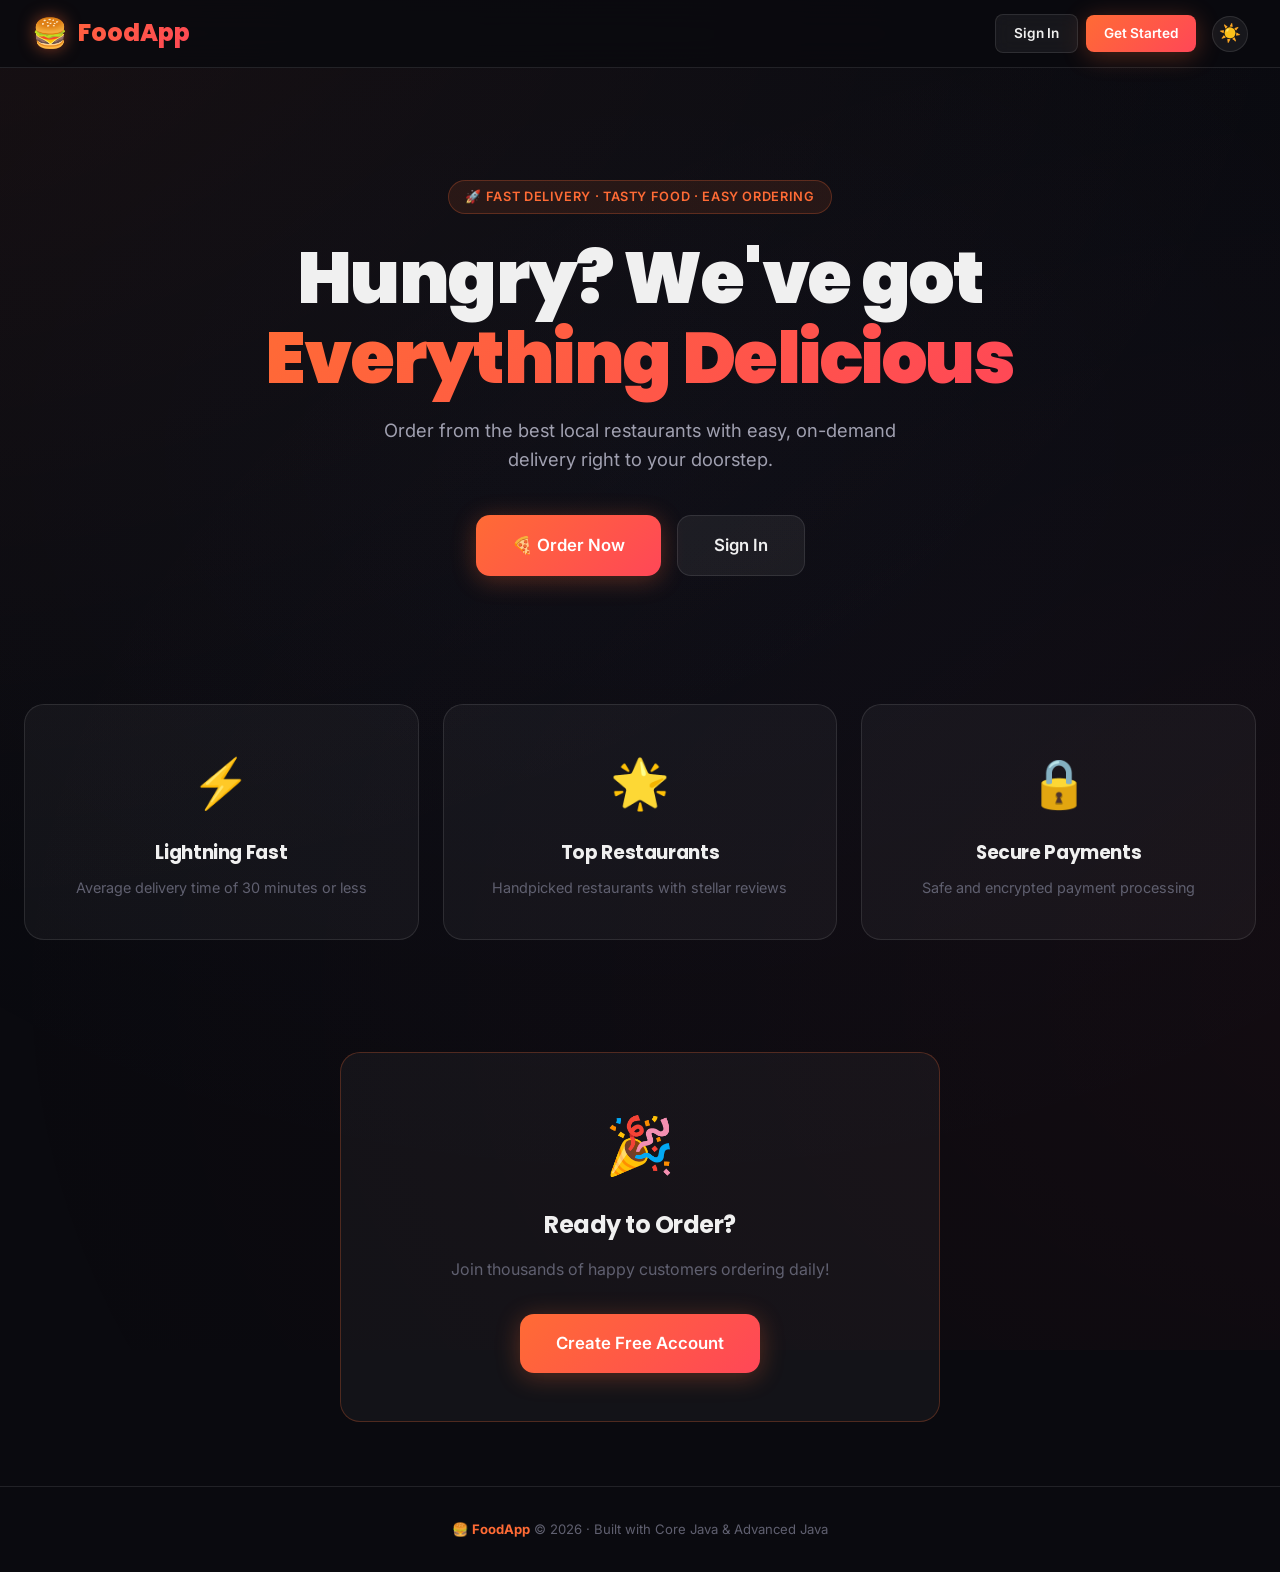
<file: index.html>
<!DOCTYPE html>
<html lang="en">
<head>
    <meta charset="UTF-8">
    <meta name="viewport" content="width=device-width, initial-scale=1.0">
    <meta name="description" content="FoodApp - Order food from your favourite restaurants. Fast delivery at your doorstep.">
    <title>FoodApp — Order Food Online</title>
    <link rel="stylesheet" href="css/style.css">
    <link rel="icon" href="data:image/svg+xml,<svg xmlns='http://www.w3.org/2000/svg' viewBox='0 0 100 100'><text y='.9em' font-size='90'>🍔</text></svg>">
    <script>
        if (localStorage.getItem('foodapp_theme') === 'light') {
            document.documentElement.classList.add('light-theme');
        }
    </script>
</head>
<body>
    <!-- ─── Navbar ──────────────────────────────────────────────────────── -->
    <nav class="navbar">
        <a href="index.html" class="navbar-brand">
            <span class="brand-icon">🍔</span>
            FoodApp
        </a>
        <ul class="navbar-nav">
            <li><a href="src/login.html" class="btn btn-secondary btn-sm">Sign In</a></li>
            <li><a href="src/register.html" class="btn btn-primary btn-sm">Get Started</a></li>
        </ul>
    </nav>

    <!-- ─── Hero Section ───────────────────────────────────────────────── -->
    <section class="hero" style="padding: 7rem 2rem 5rem;">
        <div class="hero-tag">🚀 Fast Delivery · Tasty Food · Easy Ordering</div>
        <h1>
            Hungry? We've got<br>
            <span class="highlight">Everything Delicious</span>
        </h1>
        <p>Order from the best local restaurants with easy, on-demand delivery right to your doorstep.</p>
        <div style="display:flex; gap:1rem; justify-content:center; flex-wrap:wrap; animation: fadeInUp 0.7s ease 0.4s both;">
            <a href="src/register.html" class="btn btn-primary btn-lg">
                🍕 Order Now
            </a>
            <a href="src/login.html" class="btn btn-secondary btn-lg">
                Sign In
            </a>
        </div>
    </section>

    <!-- ─── Features ────────────────────────────────────────────────────── -->
    <section class="container" style="padding: 3rem 1.5rem;">
        <div class="grid-3 stagger">

            <div class="card" style="text-align:center; padding:2.5rem 2rem;">
                <div style="font-size:3rem; margin-bottom:1rem;">⚡</div>
                <h3 style="margin-bottom:8px;">Lightning Fast</h3>
                <p style="color:var(--text-muted); font-size:0.9rem;">Average delivery time of 30 minutes or less</p>
            </div>

            <div class="card" style="text-align:center; padding:2.5rem 2rem;">
                <div style="font-size:3rem; margin-bottom:1rem;">🌟</div>
                <h3 style="margin-bottom:8px;">Top Restaurants</h3>
                <p style="color:var(--text-muted); font-size:0.9rem;">Handpicked restaurants with stellar reviews</p>
            </div>

            <div class="card" style="text-align:center; padding:2.5rem 2rem;">
                <div style="font-size:3rem; margin-bottom:1rem;">🔒</div>
                <h3 style="margin-bottom:8px;">Secure Payments</h3>
                <p style="color:var(--text-muted); font-size:0.9rem;">Safe and encrypted payment processing</p>
            </div>

        </div>
    </section>

    <!-- ─── CTA ─────────────────────────────────────────────────────────── -->
    <section style="padding: 4rem 2rem; text-align:center;">
        <div class="card" style="max-width:600px; margin:0 auto; padding:3rem; border-color:rgba(255,107,53,0.25);">
            <div style="font-size:3.5rem; margin-bottom:1rem;">🎉</div>
            <h2 style="margin-bottom:0.75rem;">Ready to Order?</h2>
            <p style="color:var(--text-muted); margin-bottom:2rem;">Join thousands of happy customers ordering daily!</p>
            <a href="src/register.html" class="btn btn-primary btn-lg">
                Create Free Account
            </a>
        </div>
    </section>

    <!-- ─── Footer ──────────────────────────────────────────────────────── -->
    <footer style="text-align:center; padding:2rem; color:var(--text-muted); font-size:0.82rem; border-top:1px solid var(--glass-border);">
        <p>🍔 <strong style="color:var(--accent-orange);">FoodApp</strong> &copy; 2026 · Built with Core Java &amp; Advanced Java</p>
    </footer>

    <script src="js/app.js"></script>
    <script>
        // If already logged in, redirect to home.html
        if (localStorage.getItem('foodapp_active_user')) {
            window.location.href = 'src/home.html';
        }
    </script>
</body>
</html>
</file>
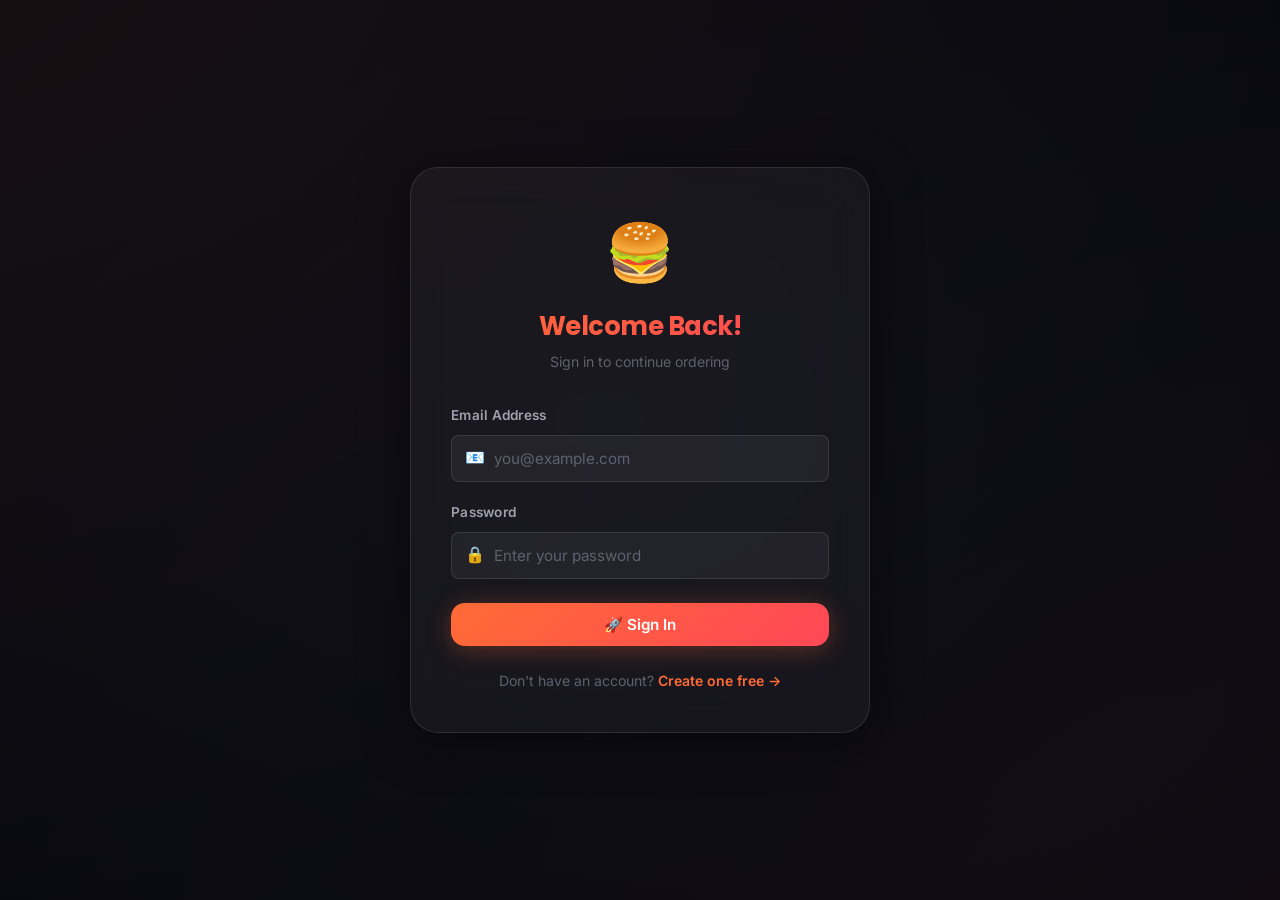
<file: src/cart.html>
<!DOCTYPE html>
<html lang="en">
<head>
    <meta charset="UTF-8">
    <meta name="viewport" content="width=device-width, initial-scale=1.0">
    <meta name="description" content="Your cart — Review your items and place your order on FoodApp.">
    <title>Your Cart — FoodApp</title>
    <link rel="stylesheet" href="../css/style.css">
    <link rel="icon" href="data:image/svg+xml,<svg xmlns='http://www.w3.org/2000/svg' viewBox='0 0 100 100'><text y='.9em' font-size='90'>🍔</text></svg>">
    <script>
        if (localStorage.getItem('foodapp_theme') === 'light') {
            document.documentElement.classList.add('light-theme');
        }
    </script>
</head>
<body>

    <!-- ─── Navbar ──────────────────────────────────────────────────────── -->
    <nav class="navbar">
        <a href="home.html" class="navbar-brand">
            <span class="brand-icon">🍔</span> FoodApp
        </a>
        <ul class="navbar-nav">
            <li>
                <a href="cart.html" class="nav-link active">
                    🛒 Cart
                    <span class="nav-badge" id="cart-badge" style="display:none;">0</span>
                </a>
            </li>
            <li>
                <a href="orders.html" class="nav-link">📦 Orders</a>
            </li>
            <li>
                <div class="nav-user">
                    <div class="nav-avatar" id="user-avatar">-</div>
                    <span id="user-name">User</span>
                </div>
            </li>
            <li>
                <a href="#" onclick="handleLogout(event)" class="btn-logout">Sign Out</a>
            </li>
        </ul>
    </nav>

    <!-- ─── Page Content ─────────────────────────────────────────────────── -->
    <div class="container cart-page">

        <div class="section-header">
            <h1 class="section-title">🛒 Your Cart</h1>
            <p class="section-subtitle">Review your items before placing the order</p>
        </div>

        <!-- ─── Empty State ───────────────────────────────────────────────── -->
        <div id="cart-empty" class="empty-state" style="display:none;">
            <span class="empty-icon">🛒</span>
            <h3>Your cart is empty</h3>
            <p>Add some delicious items from our restaurants!</p>
            <a href="home.html" class="btn btn-primary" style="margin-top:1.5rem;">
                🍕 Browse Restaurants
            </a>
        </div>

        <!-- ─── Cart Layout ───────────────────────────────────────────────── -->
        <div id="cart-layout" class="cart-layout">

            <!-- Left: Cart Items -->
            <div>
                <div class="card" style="padding:0; overflow:hidden;">
                    <div id="cart-items-container">
                        <!-- Rendered by app.js -->
                    </div>
                </div>

                <!-- Clear Cart -->
                <div style="margin-top:1rem; display:flex; gap:1rem; align-items:center;">
                    <button onclick="clearCart()" class="btn btn-danger btn-sm">
                        🗑️ Clear Cart
                    </button>
                    <a href="home.html" class="btn btn-secondary btn-sm">
                        + Add More Items
                    </a>
                </div>
            </div>

            <!-- Right: Order Summary + Checkout -->
            <div id="checkout-section" class="order-summary" style="display:none;">
                <div class="card">
                    <h3 style="margin-bottom:1.5rem; font-size:1.1rem;">Order Summary</h3>

                    <div class="summary-row">
                        <span>Subtotal</span>
                        <span id="cart-subtotal">₹0.00</span>
                    </div>
                    <div class="summary-row">
                        <span>Delivery Fee</span>
                        <span>₹40.00</span>
                    </div>
                    <div class="summary-row">
                        <span>Taxes (5%)</span>
                        <span id="cart-tax">₹0.00</span>
                    </div>
                    <div class="summary-row total">
                        <span>Total</span>
                        <span class="amount" id="cart-total">₹0.00</span>
                    </div>

                    <div class="divider"></div>

                    <!-- ─── Checkout Form ──────────────────────────────────── -->
                    <form id="checkout-form" onsubmit="handlePlaceOrder(event)">
                        <div style="margin-bottom:1.25rem;">
                            <label class="form-label">Delivery Address</label>
                            <div class="form-input-icon">
                                <span class="icon" style="top:18px;">📍</span>
                                <textarea id="checkout-address" class="form-input" rows="2"
                                    style="padding-left:42px; resize:none;"
                                    placeholder="Confirm delivery address..." required></textarea>
                            </div>
                        </div>

                        <div style="margin-bottom:1.25rem;">
                            <label class="form-label">Payment Method</label>
                            <div style="display:flex; flex-direction:column; gap:8px;">
                                <label style="display:flex; align-items:center; gap:10px;
                                       padding:12px; border-radius:var(--radius-sm);
                                       border:1px solid var(--glass-border); cursor:pointer;
                                       background:rgba(255,107,53,0.05);">
                                    <input type="radio" name="payment" value="cod" checked> 💵 Cash on Delivery
                                </label>
                                <label style="display:flex; align-items:center; gap:10px;
                                       padding:12px; border-radius:var(--radius-sm);
                                       border:1px solid var(--glass-border); cursor:pointer;">
                                    <input type="radio" name="payment" value="upi"> 📱 UPI / Wallet
                                </label>
                                <label style="display:flex; align-items:center; gap:10px;
                                       padding:12px; border-radius:var(--radius-sm);
                                       border:1px solid var(--glass-border); cursor:pointer;">
                                    <input type="radio" name="payment" value="card"> 💳 Card
                                </label>
                            </div>
                        </div>

                        <button type="submit" class="btn btn-primary" style="width:100%;">
                            🚀 Place Order
                        </button>
                    </form>

                    <p style="text-align:center; color:var(--text-muted); font-size:0.78rem; margin-top:12px;">
                        🔒 Secure & safe checkout
                    </p>
                </div>
            </div>
        </div>
    </div>

    <!-- ─── Footer ──────────────────────────────────────────────────────── -->
    <footer style="text-align:center; padding:2rem; color:var(--text-muted); font-size:0.82rem;
                   border-top:1px solid var(--glass-border); margin-top:2rem;">
        <p>🍔 <strong style="color:var(--accent-orange);">FoodApp</strong> &copy; 2026</p>
    </footer>

    <script src="../js/data.js"></script>
    <script src="../js/app.js"></script>
    <script>
        // Protect page access
        const activeUser = checkSession();

        document.addEventListener('DOMContentLoaded', () => {
            // Render user details
            if (activeUser) {
                document.getElementById('user-name').textContent = activeUser.name;
                document.getElementById('user-avatar').textContent = activeUser.name.charAt(0).toUpperCase();
                document.getElementById('checkout-address').value = activeUser.address;
            }

            // Render Cart
            renderCart();
        });

        // Checkout function
        function handlePlaceOrder(e) {
            e.preventDefault();
            const count = Cart.totalCount();
            if (count === 0) {
                Toast.show('Your cart is empty!', 'error');
                return;
            }

            const cart = Cart.getCart();
            const total = Cart.totalPrice();
            const delivery = total > 0 ? 40 : 0;
            const taxes = parseFloat((total * 0.05).toFixed(2));
            const grandTotal = total + delivery + taxes;

            // Generate order
            const orderId = Math.floor(Math.random() * 900000) + 100000; // 6 digit ID
            const newOrder = {
                id: orderId,
                restaurantName: cart.restaurantName || 'FoodApp Order',
                total: grandTotal,
                status: 'CONFIRMED',
                statusClass: 'status-confirmed',
                userEmail: activeUser.email
            };

            // Save order to localStorage
            let orders = [];
            try {
                const rawOrders = localStorage.getItem('foodapp_orders');
                orders = rawOrders ? JSON.parse(rawOrders) : [];
            } catch (err) {
                orders = [];
            }

            orders.unshift(newOrder); // Prepend new order to list
            localStorage.setItem('foodapp_orders', JSON.stringify(orders));

            // Clear Cart
            Cart.clear();

            // Redirect with success parameter
            window.location.href = 'orders.html?success=true';
        }
    </script>
</body>
</html>
</file>
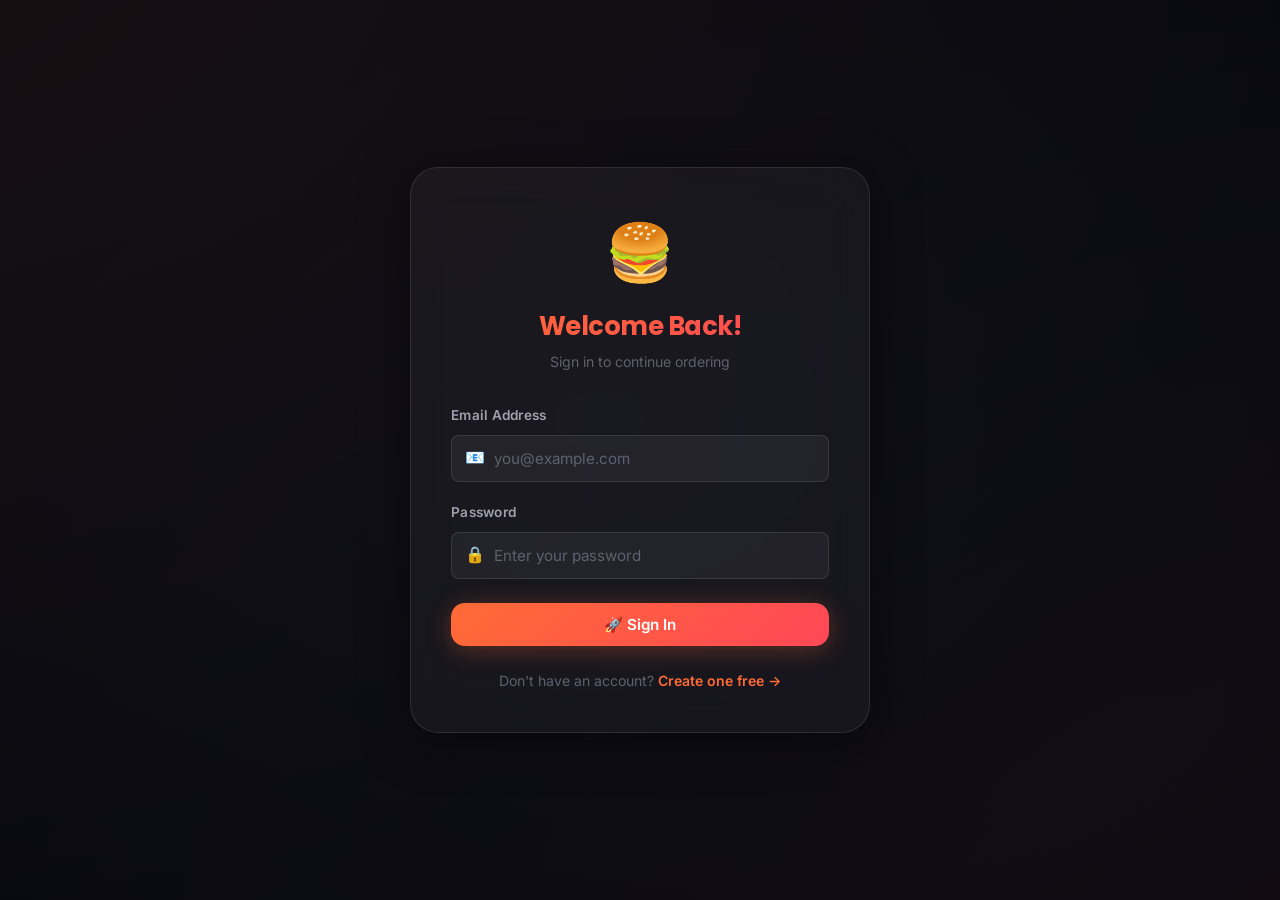
<file: src/home.html>
<!DOCTYPE html>
<html lang="en">
<head>
    <meta charset="UTF-8">
    <meta name="viewport" content="width=device-width, initial-scale=1.0">
    <meta name="description" content="Browse restaurants on FoodApp and order your favourite food online.">
    <title>Restaurants — FoodApp</title>
    <link rel="stylesheet" href="../css/style.css">
    <link rel="icon" href="data:image/svg+xml,<svg xmlns='http://www.w3.org/2000/svg' viewBox='0 0 100 100'><text y='.9em' font-size='90'>🍔</text></svg>">
    <script>
        if (localStorage.getItem('foodapp_theme') === 'light') {
            document.documentElement.classList.add('light-theme');
        }
    </script>
</head>
<body>

    <!-- ─── Navbar ──────────────────────────────────────────────────────── -->
    <nav class="navbar">
        <a href="home.html" class="navbar-brand">
            <span class="brand-icon">🍔</span> FoodApp
        </a>
        <ul class="navbar-nav">
            <li>
                <a href="cart.html" class="nav-link" id="nav-cart">
                    🛒 Cart
                    <span class="nav-badge" id="cart-badge" style="display:none;">0</span>
                </a>
            </li>
            <li>
                <a href="orders.html" class="nav-link">📦 Orders</a>
            </li>
            <li>
                <div class="nav-user">
                    <div class="nav-avatar" id="user-avatar">-</div>
                    <span id="user-name">User</span>
                </div>
            </li>
            <li>
                <a href="#" onclick="handleLogout(event)" class="btn-logout">Sign Out</a>
            </li>
        </ul>
    </nav>

    <!-- ─── Hero / Search ───────────────────────────────────────────────── -->
    <div class="hero" style="padding: 3.5rem 2rem 2.5rem;">
        <div class="hero-tag">🔥 Fresh & Delicious</div>
        <h1>
            What are you<br>
            <span class="highlight">craving today?</span>
        </h1>

        <!-- Search Form -->
        <form action="home.html" method="get" class="search-container">
            <div class="search-box">
                <span class="search-icon">🔍</span>
                <input
                    type="text"
                    name="search"
                    id="search-input"
                    placeholder="Search restaurants, cuisines..."
                    autocomplete="off"
                >
                <button type="submit" class="btn btn-primary btn-sm">Search</button>
            </div>
        </form>
    </div>

    <!-- ─── Restaurant Listing ───────────────────────────────────────────── -->
    <div class="container page">

        <div class="section-header">
            <h2 class="section-title" id="restaurants-heading">
                All Restaurants
                <span class="count" id="restaurants-count">(0 found)</span>
            </h2>
            <p class="section-subtitle">Sorted by rating · Fastest delivery near you</p>
        </div>

        <!-- Restaurant Grid -->
        <div id="restaurants-grid" class="grid-3 stagger">
            <!-- Rendered by javascript -->
        </div>

        <!-- Empty State -->
        <div id="empty-state" class="empty-state" style="display:none;">
            <span class="empty-icon">🍽️</span>
            <h3>No restaurants found</h3>
            <p>Try a different search term or browse all restaurants.</p>
            <a href="home.html" class="btn btn-primary" style="margin-top:1.5rem;">
                Browse All Restaurants
            </a>
        </div>

    </div>

    <!-- ─── Footer ──────────────────────────────────────────────────────── -->
    <footer style="text-align:center; padding:2rem; color:var(--text-muted); font-size:0.82rem; border-top:1px solid var(--glass-border);">
        <p>🍔 <strong style="color:var(--accent-orange);">FoodApp</strong> &copy; 2026</p>
    </footer>

    <script src="../js/data.js"></script>
    <script src="../js/app.js"></script>
    <script>
        // Protect page access
        const activeUser = checkSession();

        document.addEventListener('DOMContentLoaded', () => {
            // Render user profile details
            if (activeUser) {
                document.getElementById('user-name').textContent = activeUser.name;
                document.getElementById('user-avatar').textContent = activeUser.name.charAt(0).toUpperCase();
            }

            // Get search parameter
            const urlParams = new URLSearchParams(window.location.search);
            const searchKeyword = urlParams.get('search') || '';
            const searchInput = document.getElementById('search-input');
            if (searchInput) {
                searchInput.value = searchKeyword;
            }

            // Filter & sort restaurants
            let list = [...RESTAURANTS];
            
            if (searchKeyword.trim() !== '') {
                const keyword = searchKeyword.toLowerCase().trim();
                list = list.filter(r => 
                    r.name.toLowerCase().includes(keyword) || 
                    r.address.toLowerCase().includes(keyword)
                );
                document.getElementById('restaurants-heading').innerHTML = `
                    Results for "<span style="color:var(--accent-orange);">${searchKeyword}</span>"
                    <span class="count" id="restaurants-count">(${list.length} found)</span>
                `;
            } else {
                document.getElementById('restaurants-heading').innerHTML = `
                    All Restaurants
                    <span class="count" id="restaurants-count">(${list.length} found)</span>
                `;
            }

            // Sort by rating descending
            list.sort((a, b) => b.rating - a.rating);

            const grid = document.getElementById('restaurants-grid');
            const empty = document.getElementById('empty-state');

            if (list.length === 0) {
                grid.style.display = 'none';
                empty.style.display = 'block';
            } else {
                grid.style.display = 'grid';
                empty.style.display = 'none';

                const foodEmojis = ["🍕","🍔","🍜","🍛","🌮","🥗","🍱","🍣","🍲","🍝"];

                grid.innerHTML = list.map((r, index) => {
                    const cardEmoji = foodEmojis[r.id % foodEmojis.length];
                    return `
                        <a href="menu.html?restaurantId=${r.id}" class="card restaurant-card slide-up" style="animation-delay: ${index * 0.05}s">
                            <div class="restaurant-img-wrap">
                                <span class="emoji-icon">${cardEmoji}</span>
                                <span class="restaurant-badge">🏪 Restaurant</span>
                                <span class="rating-badge">⭐ ${r.rating.toFixed(1)}</span>
                            </div>
                            <div class="restaurant-name">${r.name}</div>
                            <div class="restaurant-addr">
                                <span>📍</span> ${r.address}
                            </div>
                            <div style="margin-top:12px; display:flex; gap:8px; flex-wrap:wrap;">
                                <span class="chip">🚚 30-45 min</span>
                                <span class="chip">₹40 delivery</span>
                            </div>
                        </a>
                    `;
                }).join('');
            }
        });
    </script>
</body>
</html>
</file>
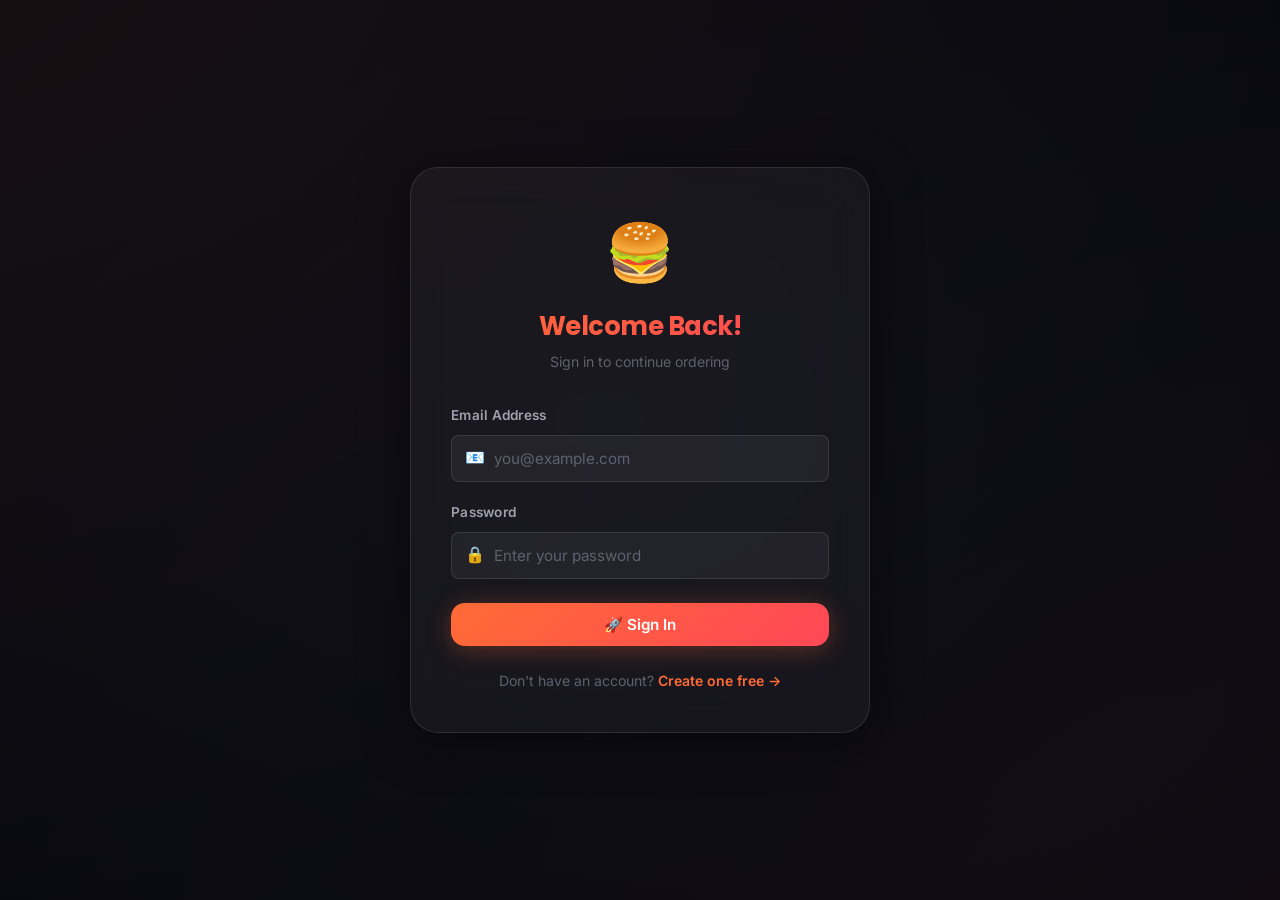
<file: src/login.html>
<!DOCTYPE html>
<html lang="en">
<head>
    <meta charset="UTF-8">
    <meta name="viewport" content="width=device-width, initial-scale=1.0">
    <meta name="description" content="Sign in to FoodApp and order from your favourite restaurants.">
    <title>Sign In — FoodApp</title>
    <link rel="stylesheet" href="../css/style.css">
    <link rel="icon" href="data:image/svg+xml,<svg xmlns='http://www.w3.org/2000/svg' viewBox='0 0 100 100'><text y='.9em' font-size='90'>🍔</text></svg>">
    <script>
        if (localStorage.getItem('foodapp_theme') === 'light') {
            document.documentElement.classList.add('light-theme');
        }
    </script>
</head>
<body>
    <div class="auth-page">
        <div class="auth-card">

            <!-- ─── Logo ─────────────────────────────────────────────── -->
            <div class="auth-logo">
                <a href="../index.html" style="text-decoration:none;">
                    <span class="logo-icon">🍔</span>
                </a>
                <h2>Welcome Back!</h2>
                <p>Sign in to continue ordering</p>
            </div>

            <!-- ─── Error / Success Messages ─────────────────────────── -->
            <div id="alert-container"></div>

            <!-- ─── Login Form ────────────────────────────────────────── -->
            <form id="loginForm" onsubmit="handleLoginSubmit(event)">

                <div class="form-group">
                    <label class="form-label" for="email">Email Address</label>
                    <div class="form-input-icon">
                        <span class="icon">📧</span>
                        <input
                            type="email"
                            id="email"
                            name="email"
                            class="form-input"
                            placeholder="you@example.com"
                            required
                            autocomplete="email"
                        >
                    </div>
                </div>

                <div class="form-group">
                    <label class="form-label" for="password">Password</label>
                    <div class="form-input-icon">
                        <span class="icon">🔒</span>
                        <input
                            type="password"
                            id="password"
                            name="password"
                            class="form-input"
                            placeholder="Enter your password"
                            required
                            autocomplete="current-password"
                        >
                    </div>
                </div>

                <div style="margin-top:1.5rem;">
                    <button type="submit" class="btn btn-primary" style="width:100%;">
                        🚀 Sign In
                    </button>
                </div>

            </form>

            <div class="auth-footer">
                Don't have an account?
                <a href="register.html" style="font-weight:600;">Create one free →</a>
            </div>

        </div>
    </div>

    <script src="../js/app.js"></script>
    <script>
        // Check if already logged in
        if (localStorage.getItem('foodapp_active_user')) {
            window.location.href = 'home.html';
        }

        // Show registration success message if redirected from register.html
        document.addEventListener('DOMContentLoaded', () => {
            const urlParams = new URLSearchParams(window.location.search);
            if (urlParams.get('registered') === 'true') {
                const container = document.getElementById('alert-container');
                container.innerHTML = `
                    <div class="alert alert-success">
                        ✅ Account created successfully! Please sign in.
                    </div>
                `;
                // Auto hide alert
                setTimeout(() => {
                    const alert = container.querySelector('.alert');
                    if (alert) {
                        alert.style.transition = 'opacity 0.5s ease';
                        alert.style.opacity = '0';
                        setTimeout(() => alert.remove(), 500);
                    }
                }, 5000);
            }
        });

        // Form submission handler
        function handleLoginSubmit(e) {
            e.preventDefault();
            const email = document.getElementById('email').value.trim();
            const password = document.getElementById('password').value;
            const container = document.getElementById('alert-container');

            // Default seed user for testing
            const defaultUser = {
                name: 'Mahesh Kumar',
                email: 'mahesh@example.com',
                password: 'password123',
                phone: '+91 98765 43210',
                address: '123 Main Street, Koramangala, Bangalore - 560034'
            };

            // Get registered users from localStorage
            let users = [];
            try {
                const rawUsers = localStorage.getItem('foodapp_users');
                users = rawUsers ? JSON.parse(rawUsers) : [];
            } catch (err) {
                users = [];
            }

            // Find user
            let user = users.find(u => u.email.toLowerCase() === email.toLowerCase());
            
            // Fallback to default user if email matches
            if (!user && email.toLowerCase() === defaultUser.email.toLowerCase()) {
                user = defaultUser;
            }

            if (user && user.password === password) {
                // Set active user session
                localStorage.setItem('foodapp_active_user', JSON.stringify({
                    name: user.name,
                    email: user.email,
                    phone: user.phone,
                    address: user.address
                }));
                window.location.href = 'home.html';
            } else {
                container.innerHTML = `
                    <div class="alert alert-error">
                        ⚠️ Invalid email or password. Use mahesh@example.com / password123 to log in.
                    </div>
                `;
                // Auto hide alert
                setTimeout(() => {
                    const alert = container.querySelector('.alert');
                    if (alert) {
                        alert.style.transition = 'opacity 0.5s ease';
                        alert.style.opacity = '0';
                        setTimeout(() => alert.remove(), 500);
                    }
                }, 5000);
            }
        }
    </script>
</body>
</html>
</file>
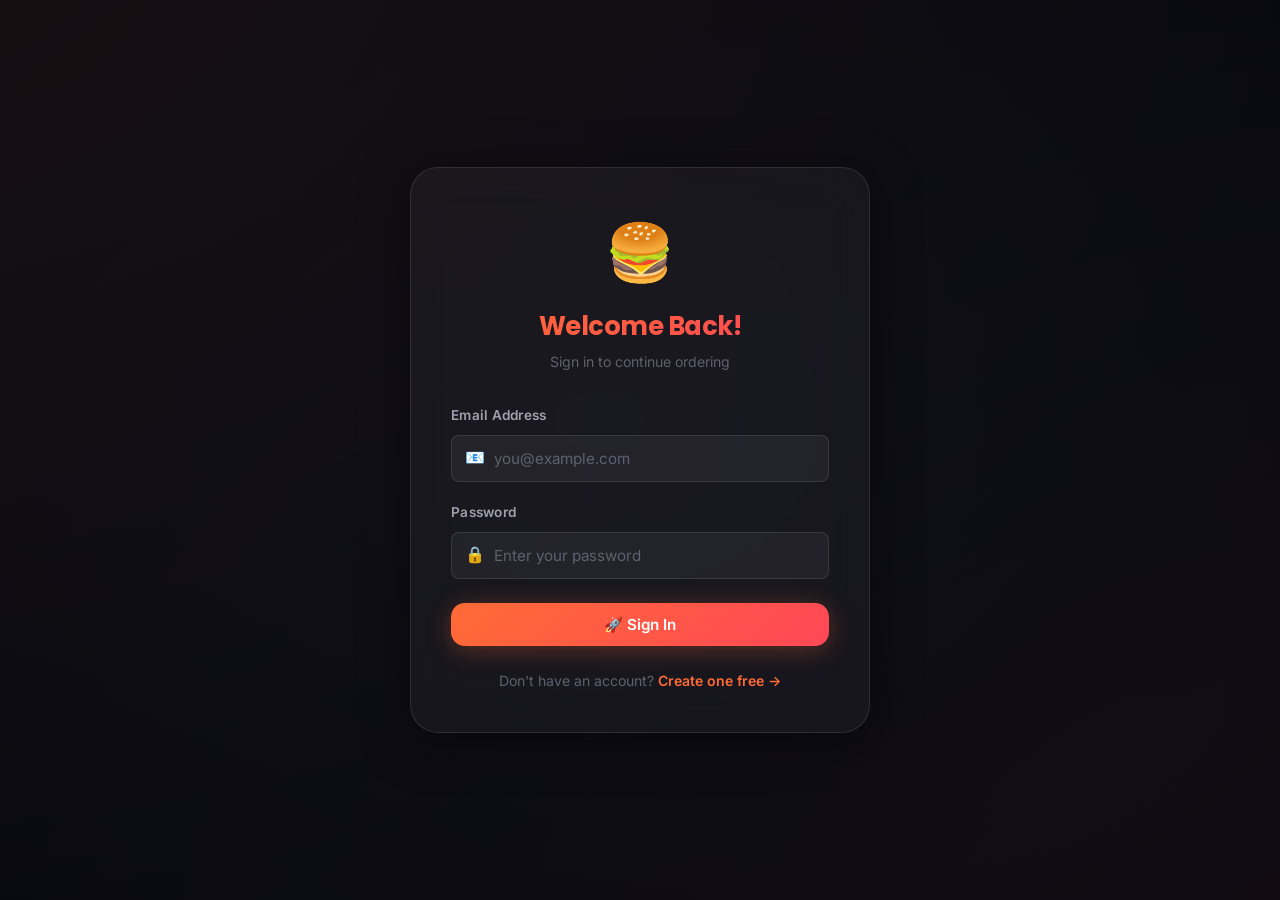
<file: src/menu.html>
<!DOCTYPE html>
<html lang="en">
<head>
    <meta charset="UTF-8">
    <meta name="viewport" content="width=device-width, initial-scale=1.0">
    <meta name="description" content="Browse restaurant menu and add items to your cart on FoodApp.">
    <title>Menu — FoodApp</title>
    <link rel="stylesheet" href="../css/style.css">
    <link rel="icon" href="data:image/svg+xml,<svg xmlns='http://www.w3.org/2000/svg' viewBox='0 0 100 100'><text y='.9em' font-size='90'>🍔</text></svg>">
    <script>
        if (localStorage.getItem('foodapp_theme') === 'light') {
            document.documentElement.classList.add('light-theme');
        }
    </script>
</head>
<body>

    <!-- ─── Navbar ──────────────────────────────────────────────────────── -->
    <nav class="navbar">
        <a href="home.html" class="navbar-brand">
            <span class="brand-icon">🍔</span> FoodApp
        </a>
        <ul class="navbar-nav">
            <li>
                <a href="cart.html" class="nav-link" id="nav-cart">
                    🛒 Cart
                    <span class="nav-badge" id="cart-badge" style="display:none;">0</span>
                </a>
            </li>
            <li>
                <a href="orders.html" class="nav-link">📦 Orders</a>
            </li>
            <li>
                <div class="nav-user">
                    <div class="nav-avatar" id="user-avatar">-</div>
                    <span id="user-name">User</span>
                </div>
            </li>
            <li>
                <a href="#" onclick="handleLogout(event)" class="btn-logout">Sign Out</a>
            </li>
        </ul>
    </nav>

    <!-- ─── Restaurant Header ────────────────────────────────────────────── -->
    <div style="background: linear-gradient(135deg, rgba(255,107,53,0.1), rgba(255,71,87,0.05));
                border-bottom: 1px solid var(--glass-border); padding: 2rem 0;">
        <div class="container">
            <div style="display:flex; align-items:center; gap:1.5rem; flex-wrap:wrap;">

                <!-- Icon -->
                <div style="width:80px; height:80px; border-radius:var(--radius-md);
                            background: linear-gradient(135deg, #1a1a2e, #16213e);
                            display:flex; align-items:center; justify-content:center;
                            font-size:3rem; border:1px solid var(--glass-border); flex-shrink:0;">
                    🍽️
                </div>

                <div style="flex:1;">
                    <div style="display:flex; align-items:center; gap:10px; flex-wrap:wrap; margin-bottom:6px;">
                        <a href="home.html" style="color:var(--text-muted); font-size:0.85rem; text-decoration:none;">
                            ← Restaurants
                        </a>
                        <span style="color:var(--text-muted);">/</span>
                        <span style="font-size:0.85rem; color:var(--text-secondary);" id="breadcrumb-restaurant">Restaurant</span>
                    </div>

                    <h1 style="font-size:2rem; margin-bottom:6px;" id="header-restaurant-name">Restaurant Menu</h1>

                    <div style="display:flex; align-items:center; gap:1rem; flex-wrap:wrap;">
                        <span style="color:var(--text-muted); font-size:0.9rem; display:flex; align-items:center; gap:4px;" id="header-restaurant-address">
                            📍 Address
                        </span>
                        <span class="chip" style="color:var(--accent-gold); border-color:rgba(255,211,42,0.3);
                              background:rgba(255,211,42,0.08);" id="header-restaurant-rating">
                            ⭐ 4.0
                        </span>
                        <span class="chip">🚚 30-45 min</span>
                        <span class="chip">₹40 delivery</span>
                    </div>
                </div>

            </div>
        </div>
    </div>

    <!-- ─── Menu Section ─────────────────────────────────────────────────── -->
    <div class="container page">

        <div class="section-header">
            <h2 class="section-title" id="menu-title">
                Menu
                <span class="count" id="menu-count">(0 items)</span>
            </h2>
            <p class="section-subtitle">Click "Add to Cart" to build your order</p>
        </div>

        <!-- Menu Items Grid/List -->
        <div id="menu-items-list" style="display:flex; flex-direction:column; gap:1rem;">
            <!-- Rendered dynamically -->
        </div>

        <!-- Empty State -->
        <div id="menu-empty-state" class="empty-state" style="display:none;">
            <span class="empty-icon">📋</span>
            <h3>No menu items yet</h3>
            <p>This restaurant hasn't added their menu yet. Check back soon!</p>
        </div>

    </div>

    <!-- ─── Floating Cart Button ──────────────────────────────────────────── -->
    <div id="floating-cart" style="
        position:fixed; bottom:2rem; right:2rem; z-index:999;
        display:none; animation: slideInRight 0.4s ease both;">
        <a href="cart.html"
           class="btn btn-primary btn-lg"
           style="border-radius:99px; box-shadow:var(--shadow-orange);">
            🛒 View Cart &nbsp;
            <span id="floating-badge" style="background:white; color:var(--accent-orange);
                  padding:2px 9px; border-radius:99px; font-size:0.85rem;">0</span>
        </a>
    </div>

    <!-- ─── Footer ──────────────────────────────────────────────────────── -->
    <footer style="text-align:center; padding:2rem; color:var(--text-muted); font-size:0.82rem;
                   border-top:1px solid var(--glass-border); margin-top:2rem;">
        <p>🍔 <strong style="color:var(--accent-orange);">FoodApp</strong> &copy; 2026</p>
    </footer>

    <script src="../js/data.js"></script>
    <script src="../js/app.js"></script>
    <script>
        // Protect page access
        const activeUser = checkSession();

        // Update floating cart visibility
        function updateFloatingCart() {
            const count = Cart.totalCount();
            const btn   = document.getElementById('floating-cart');
            const badge = document.getElementById('floating-badge');
            if (btn && badge) {
                badge.textContent = count;
                btn.style.display = count > 0 ? 'block' : 'none';
            }
        }

        // Patch addToCart to also update floating cart
        const _origAddToCart = addToCart;
        window.addToCart = function(btn, id, name, price, restaurantId, restaurantName) {
            _origAddToCart(btn, id, name, price, restaurantId, restaurantName);
            updateFloatingCart();
        };

        document.addEventListener('DOMContentLoaded', () => {
            // Render user details
            if (activeUser) {
                document.getElementById('user-name').textContent = activeUser.name;
                document.getElementById('user-avatar').textContent = activeUser.name.charAt(0).toUpperCase();
            }

            // Get restaurantId parameter
            const urlParams = new URLSearchParams(window.location.search);
            const restaurantId = parseInt(urlParams.get('restaurantId'), 10);

            // Find restaurant
            const restaurant = RESTAURANTS.find(r => r.id === restaurantId);
            if (!restaurant) {
                window.location.href = 'home.html';
                return;
            }

            // Set head title
            document.title = `${restaurant.name} Menu — FoodApp`;

            // Render restaurant details
            document.getElementById('breadcrumb-restaurant').textContent = restaurant.name;
            document.getElementById('header-restaurant-name').textContent = restaurant.name;
            document.getElementById('header-restaurant-address').textContent = `📍 ${restaurant.address}`;
            document.getElementById('header-restaurant-rating').textContent = `⭐ ${restaurant.rating.toFixed(1)}`;

            // Get menu items
            const items = MENU_ITEMS.filter(item => item.restaurantId === restaurantId);
            document.getElementById('menu-count').textContent = `(${items.length} items)`;

            const listEl = document.getElementById('menu-items-list');
            const emptyEl = document.getElementById('menu-empty-state');

            if (items.length === 0) {
                listEl.style.display = 'none';
                emptyEl.style.display = 'block';
            } else {
                listEl.style.display = 'flex';
                emptyEl.style.display = 'none';

                listEl.innerHTML = items.map((item, index) => {
                    const priceFormatted = `₹${item.price.toFixed(2)}`;
                    const desc = item.description || 'Fresh and delicious, made with the finest ingredients.';
                    // Clean names for passing to onclick
                    const cleanItemName = item.itemName.replace(/'/g, "\\'");
                    const cleanRestName = restaurant.name.replace(/'/g, "\\'");

                    return `
                        <div class="card menu-card slide-up" style="animation-delay:${index * 0.05}s">
                            <!-- Veg/Non-Veg Indicator -->
                            <div class="menu-item-info">
                                <div class="veg-indicator"></div>
                                <div class="menu-item-name">${item.itemName}</div>
                                <div class="menu-item-desc">${desc}</div>
                                <div class="menu-item-price">${priceFormatted}</div>
                            </div>

                            <!-- Add to Cart Button -->
                            <div class="menu-item-action">
                                <button
                                    class="btn-add-cart"
                                    id="btn-item-${item.id}"
                                    onclick="addToCart(
                                        this,
                                        ${item.id},
                                        '${cleanItemName}',
                                        ${item.price},
                                        ${item.restaurantId},
                                        '${cleanRestName}')">
                                    + Add
                                </button>
                            </div>
                        </div>
                    `;
                }).join('');
            }

            // Update floating cart badge and state
            updateFloatingCart();
        });
    </script>
</body>
</html>
</file>
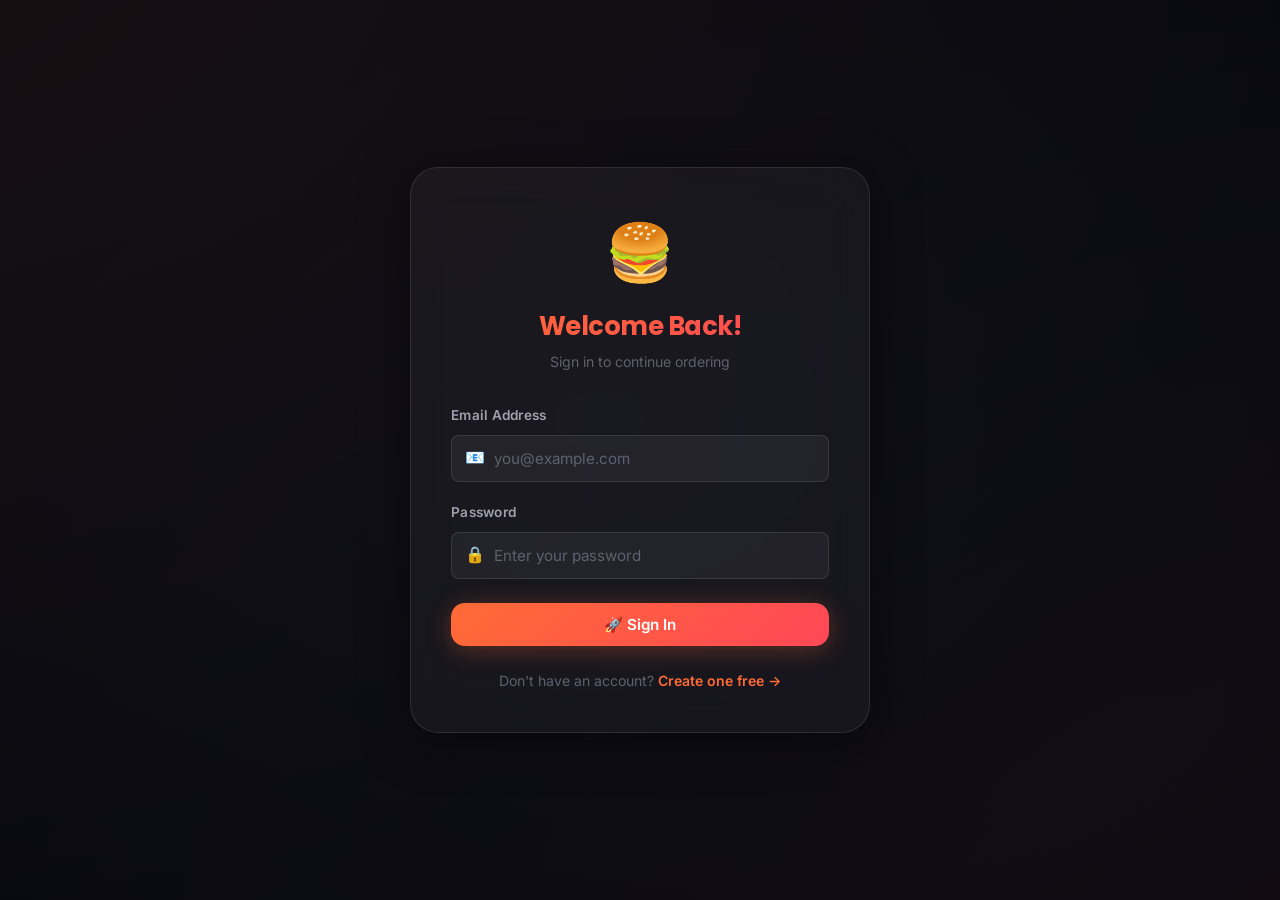
<file: src/orders.html>
<!DOCTYPE html>
<html lang="en">
<head>
    <meta charset="UTF-8">
    <meta name="viewport" content="width=device-width, initial-scale=1.0">
    <meta name="description" content="Track your food orders on FoodApp.">
    <title>My Orders — FoodApp</title>
    <link rel="stylesheet" href="../css/style.css">
    <link rel="icon" href="data:image/svg+xml,<svg xmlns='http://www.w3.org/2000/svg' viewBox='0 0 100 100'><text y='.9em' font-size='90'>🍔</text></svg>">
    <script>
        if (localStorage.getItem('foodapp_theme') === 'light') {
            document.documentElement.classList.add('light-theme');
        }
    </script>
</head>
<body>

    <!-- ─── Navbar ──────────────────────────────────────────────────────── -->
    <nav class="navbar">
        <a href="home.html" class="navbar-brand">
            <span class="brand-icon">🍔</span> FoodApp
        </a>
        <ul class="navbar-nav">
            <li>
                <a href="cart.html" class="nav-link">
                    🛒 Cart
                    <span class="nav-badge" id="cart-badge" style="display:none;">0</span>
                </a>
            </li>
            <li>
                <a href="orders.html" class="nav-link active">📦 Orders</a>
            </li>
            <li>
                <div class="nav-user">
                    <div class="nav-avatar" id="user-avatar">-</div>
                    <span id="user-name">User</span>
                </div>
            </li>
            <li>
                <a href="#" onclick="handleLogout(event)" class="btn-logout">Sign Out</a>
            </li>
        </ul>
    </nav>

    <div class="container page">

        <!-- ─── Success Banner ────────────────────────────────────────────── -->
        <div id="success-banner" style="display:none;">
            <div class="alert alert-success" style="margin-bottom:2rem;">
                🎉 Order placed successfully! We're getting your food ready.
            </div>
        </div>

        <!-- ─── Section Header ────────────────────────────────────────────── -->
        <div class="section-header">
            <h1 class="section-title">
                📦 My Orders
                <span class="count" id="orders-count">(0)</span>
            </h1>
            <p class="section-subtitle">Track all your food orders in one place</p>
        </div>

        <!-- ─── Order List ────────────────────────────────────────────────── -->
        <div id="orders-list-container" style="display:flex; flex-direction:column; gap:1rem;">
            <!-- Dynamic list of orders -->
        </div>

        <!-- Empty State -->
        <div id="orders-empty-state" class="empty-state" style="display:none;">
            <span class="empty-icon">📦</span>
            <h3>No orders yet</h3>
            <p>Your order history will appear here once you place your first order.</p>
            <a href="home.html" class="btn btn-primary" style="margin-top:1.5rem;">
                🍕 Start Ordering
            </a>
        </div>

    </div>

    <!-- ─── Footer ──────────────────────────────────────────────────────── -->
    <footer style="text-align:center; padding:2rem; color:var(--text-muted); font-size:0.82rem;
                   border-top:1px solid var(--glass-border); margin-top:2rem;">
        <p>🍔 <strong style="color:var(--accent-orange);">FoodApp</strong> &copy; 2026</p>
    </footer>

    <script src="../js/data.js"></script>
    <script src="../js/app.js"></script>
    <script>
        // Protect page access
        const activeUser = checkSession();

        document.addEventListener('DOMContentLoaded', () => {
            // Render user details
            if (activeUser) {
                document.getElementById('user-name').textContent = activeUser.name;
                document.getElementById('user-avatar').textContent = activeUser.name.charAt(0).toUpperCase();
            }

            // Show success banner if order just placed
            const urlParams = new URLSearchParams(window.location.search);
            if (urlParams.get('success') === 'true') {
                const banner = document.getElementById('success-banner');
                if (banner) {
                    banner.style.display = 'block';
                    // Auto hide banner after 5 seconds
                    setTimeout(() => {
                        const alert = banner.querySelector('.alert');
                        if (alert) {
                            alert.style.transition = 'opacity 0.5s ease';
                            alert.style.opacity = '0';
                            setTimeout(() => banner.remove(), 500);
                        }
                    }, 5000);
                }
            }

            // Fetch and render orders
            let orders = [];
            try {
                const rawOrders = localStorage.getItem('foodapp_orders');
                orders = rawOrders ? JSON.parse(rawOrders) : [];
            } catch (err) {
                orders = [];
            }

            // Filter orders for active user
            const userOrders = orders.filter(o => o.userEmail === activeUser.email);
            
            document.getElementById('orders-count').textContent = `(${userOrders.length})`;

            const listEl = document.getElementById('orders-list-container');
            const emptyEl = document.getElementById('orders-empty-state');

            if (userOrders.length === 0) {
                listEl.style.display = 'none';
                emptyEl.style.display = 'block';
            } else {
                listEl.style.display = 'flex';
                emptyEl.style.display = 'none';

                listEl.innerHTML = userOrders.map((order, index) => {
                    const statusClass = order.statusClass || 'status-confirmed';
                    const statusText = order.status || 'CONFIRMED';
                    return `
                        <div class="card order-card slide-up" style="animation-delay:${index * 0.05}s">
                            <!-- Order ID Badge -->
                            <div class="order-id-badge">
                                #${order.id}
                            </div>

                            <!-- Order Info -->
                            <div class="order-info">
                                <div class="order-title">${order.restaurantName}</div>
                                <div class="order-meta">
                                    🍽️ Order ID: #${order.id} &nbsp;·&nbsp;
                                    👤 Delivered to: ${activeUser.name}
                                </div>
                            </div>

                            <!-- Status -->
                            <div>
                                <span class="status-badge ${statusClass}">
                                    ${statusText}
                                </span>
                            </div>

                            <!-- Amount -->
                            <div class="order-amount">
                                ₹${order.total.toFixed(2)}
                            </div>
                        </div>
                    `;
                }).join('');
            }
        });
    </script>
</body>
</html>
</file>
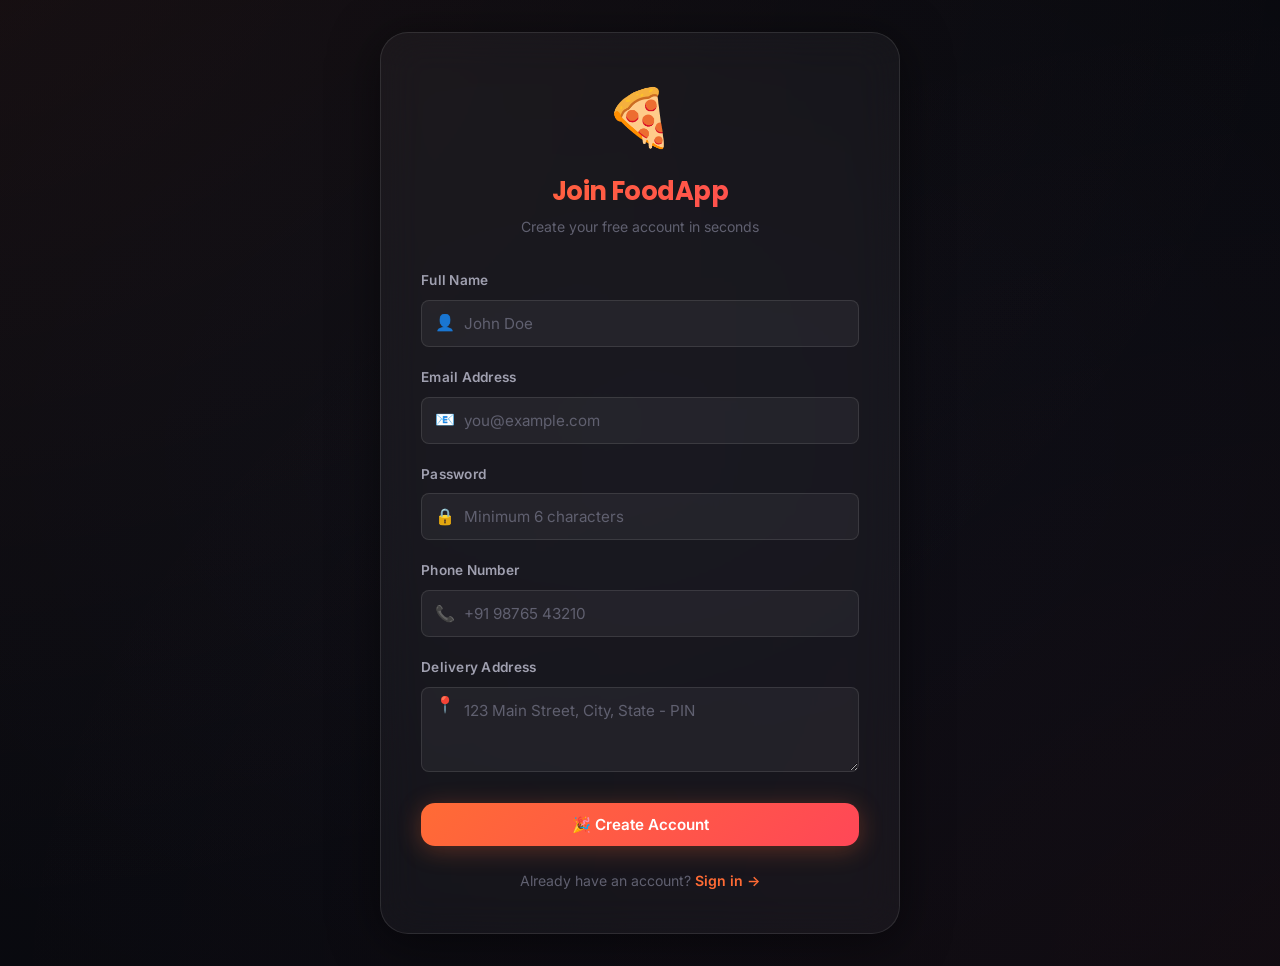
<file: src/register.html>
<!DOCTYPE html>
<html lang="en">
<head>
    <meta charset="UTF-8">
    <meta name="viewport" content="width=device-width, initial-scale=1.0">
    <meta name="description" content="Create a FoodApp account and start ordering your favourite food.">
    <title>Create Account — FoodApp</title>
    <link rel="stylesheet" href="../css/style.css">
    <link rel="icon" href="data:image/svg+xml,<svg xmlns='http://www.w3.org/2000/svg' viewBox='0 0 100 100'><text y='.9em' font-size='90'>🍔</text></svg>">
    <script>
        if (localStorage.getItem('foodapp_theme') === 'light') {
            document.documentElement.classList.add('light-theme');
        }
    </script>
</head>
<body>
    <div class="auth-page">
        <div class="auth-card" style="max-width:520px;">

            <!-- ─── Logo ─────────────────────────────────────────────── -->
            <div class="auth-logo">
                <a href="../index.html" style="text-decoration:none;">
                    <span class="logo-icon">🍕</span>
                </a>
                <h2>Join FoodApp</h2>
                <p>Create your free account in seconds</p>
            </div>

            <!-- ─── Error Message ─────────────────────────────────────── -->
            <div id="alert-container"></div>

            <!-- ─── Register Form ─────────────────────────────────────── -->
            <form id="registerForm" onsubmit="handleRegisterSubmit(event)">

                <div class="form-group">
                    <label class="form-label" for="name">Full Name</label>
                    <div class="form-input-icon">
                        <span class="icon">👤</span>
                        <input
                            type="text"
                            id="name"
                            name="name"
                            class="form-input"
                            placeholder="John Doe"
                            required
                            autocomplete="name"
                        >
                    </div>
                </div>

                <div class="form-group">
                    <label class="form-label" for="email">Email Address</label>
                    <div class="form-input-icon">
                        <span class="icon">📧</span>
                        <input
                            type="email"
                            id="email"
                            name="email"
                            class="form-input"
                            placeholder="you@example.com"
                            required
                            autocomplete="email"
                        >
                    </div>
                </div>

                <div class="form-group">
                    <label class="form-label" for="password">Password</label>
                    <div class="form-input-icon">
                        <span class="icon">🔒</span>
                        <input
                            type="password"
                            id="password"
                            name="password"
                            class="form-input"
                            placeholder="Minimum 6 characters"
                            required
                            minlength="6"
                            autocomplete="new-password"
                        >
                    </div>
                </div>

                <div class="form-group">
                    <label class="form-label" for="phone">Phone Number</label>
                    <div class="form-input-icon">
                        <span class="icon">📞</span>
                        <input
                            type="tel"
                            id="phone"
                            name="phone"
                            class="form-input"
                            placeholder="+91 98765 43210"
                            required
                            autocomplete="tel"
                        >
                    </div>
                </div>

                <div class="form-group">
                    <label class="form-label" for="address">Delivery Address</label>
                    <div class="form-input-icon">
                        <span class="icon" style="top:18px;">📍</span>
                        <textarea
                            id="address"
                            name="address"
                            class="form-input"
                            placeholder="123 Main Street, City, State - PIN"
                            rows="3"
                            required
                            style="resize:vertical; padding-left:42px; padding-top:13px;"
                        ></textarea>
                    </div>
                </div>

                <div style="margin-top:1.5rem;">
                    <button type="submit" class="btn btn-primary" style="width:100%;">
                        🎉 Create Account
                    </button>
                </div>

            </form>

            <div class="auth-footer">
                Already have an account?
                <a href="login.html" style="font-weight:600;">Sign in →</a>
            </div>

        </div>
    </div>

    <script src="../js/app.js"></script>
    <script>
        // Check if already logged in
        if (localStorage.getItem('foodapp_active_user')) {
            window.location.href = 'home.html';
        }

        function handleRegisterSubmit(e) {
            e.preventDefault();
            const name = document.getElementById('name').value.trim();
            const email = document.getElementById('email').value.trim();
            const password = document.getElementById('password').value;
            const phone = document.getElementById('phone').value.trim();
            const address = document.getElementById('address').value.trim();
            const container = document.getElementById('alert-container');

            // Default seed user check to prevent duplicate email
            const defaultUserEmail = 'mahesh@example.com';
            
            // Fetch existing users from localStorage
            let users = [];
            try {
                const rawUsers = localStorage.getItem('foodapp_users');
                users = rawUsers ? JSON.parse(rawUsers) : [];
            } catch (err) {
                users = [];
            }

            const emailExists = users.some(u => u.email.toLowerCase() === email.toLowerCase()) || 
                                email.toLowerCase() === defaultUserEmail.toLowerCase();

            if (emailExists) {
                container.innerHTML = `
                    <div class="alert alert-error">
                        ⚠️ Email address is already registered.
                    </div>
                `;
                return;
            }

            // Add user
            users.push({ name, email, password, phone, address });
            localStorage.setItem('foodapp_users', JSON.stringify(users));

            // Redirect to login
            window.location.href = 'login.html?registered=true';
        }
    </script>
</body>
</html>
</file>
<file: css/style.css>
/* ═══════════════════════════════════════════════════════════════════════════
   FoodApp Global Stylesheet — Dark Glassmorphism Theme
   ═══════════════════════════════════════════════════════════════════════════ */

/* ─── Google Fonts ──────────────────────────────────────────────────────── */
@import url('https://fonts.googleapis.com/css2?family=Inter:wght@300;400;500;600;700;800;900&family=Poppins:wght@400;500;600;700&display=swap');

/* ─── CSS Variables ─────────────────────────────────────────────────────── */
:root {
    /* Colors */
    --bg-primary:        #0a0a0f;
    --bg-secondary:      #12121a;
    --bg-card:           rgba(255, 255, 255, 0.04);
    --bg-card-hover:     rgba(255, 255, 255, 0.08);
    --glass:             rgba(255, 255, 255, 0.06);
    --glass-border:      rgba(255, 255, 255, 0.1);

    --accent-orange:     #ff6b35;
    --accent-orange-2:   #ff8c42;
    --accent-pink:       #ff4757;
    --accent-gold:       #ffd32a;
    --accent-green:      #2ed573;
    --accent-blue:       #1e90ff;

    --text-primary:      #f0f0f0;
    --text-secondary:    #a0a0b0;
    --text-muted:        #606070;

    /* Gradients */
    --grad-orange:       linear-gradient(135deg, #ff6b35, #ff4757);
    --grad-card:         linear-gradient(145deg, rgba(255,107,53,0.08), rgba(255,71,87,0.04));
    --grad-hero:         linear-gradient(135deg, #0a0a0f 0%, #1a0a1a 50%, #0a0a1a 100%);

    /* Shadows */
    --shadow-sm:         0 2px 8px rgba(0,0,0,0.3);
    --shadow-md:         0 4px 24px rgba(0,0,0,0.4);
    --shadow-lg:         0 8px 48px rgba(0,0,0,0.5);
    --shadow-orange:     0 4px 24px rgba(255,107,53,0.3);

    /* Spacing & Border Radius */
    --radius-sm:         8px;
    --radius-md:         14px;
    --radius-lg:         20px;
    --radius-xl:         28px;

    /* Transitions */
    --transition:        all 0.4s cubic-bezier(0.165, 0.84, 0.44, 1);
    --transition-fast:   all 0.15s ease;
}

:root.light-theme {
    /* Colors */
    --bg-primary:        #f8f9fa;
    --bg-secondary:      #ffffff;
    --bg-card:           rgba(0, 0, 0, 0.02);
    --bg-card-hover:     rgba(0, 0, 0, 0.04);
    --glass:             rgba(0, 0, 0, 0.03);
    --glass-border:      rgba(0, 0, 0, 0.08);

    --text-primary:      #0f172a;
    --text-secondary:    #475569;
    --text-muted:        #94a3b8;

    /* Gradients */
    --grad-card:         linear-gradient(145deg, rgba(255,107,53,0.04), rgba(255,71,87,0.02));
    --grad-hero:         linear-gradient(135deg, #f8f9fa 0%, #fff0e6 50%, #fff5f0 100%);

    /* Shadows */
    --shadow-sm:         0 2px 8px rgba(0,0,0,0.05);
    --shadow-md:         0 10px 30px rgba(0,0,0,0.06);
    --shadow-lg:         0 20px 40px rgba(0,0,0,0.08);
}

/* ─── Reset & Base ──────────────────────────────────────────────────────── */
*, *::before, *::after {
    box-sizing: border-box;
    margin: 0;
    padding: 0;
}

html {
    scroll-behavior: smooth;
}

body {
    font-family: 'Inter', sans-serif;
    background: var(--bg-primary);
    color: var(--text-primary);
    min-height: 100vh;
    line-height: 1.6;
    overflow-x: hidden;
}

/* Subtle animated background */
body::before {
    content: '';
    position: fixed;
    top: -50%;
    left: -50%;
    width: 200%;
    height: 200%;
    background: radial-gradient(ellipse at 20% 20%, rgba(255,107,53,0.06) 0%, transparent 50%),
                radial-gradient(ellipse at 80% 80%, rgba(255,71,87,0.04) 0%, transparent 50%),
                radial-gradient(ellipse at 50% 50%, rgba(30,144,255,0.03) 0%, transparent 60%);
    animation: bgPulse 12s ease-in-out infinite alternate;
    pointer-events: none;
    z-index: -1;
}

@keyframes bgPulse {
    0%   { transform: scale(1) rotate(0deg); }
    100% { transform: scale(1.05) rotate(2deg); }
}

/* ─── Typography ────────────────────────────────────────────────────────── */
h1, h2, h3, h4, h5 {
    font-family: 'Poppins', sans-serif;
    font-weight: 700;
    letter-spacing: -0.02em;
}

a {
    color: var(--accent-orange);
    text-decoration: none;
    transition: var(--transition);
}

a:hover { color: var(--accent-orange-2); }

/* ─── Scrollbar ─────────────────────────────────────────────────────────── */
::-webkit-scrollbar { width: 6px; }
::-webkit-scrollbar-track { background: var(--bg-secondary); }
::-webkit-scrollbar-thumb {
    background: var(--accent-orange);
    border-radius: 99px;
}

/* ═══════════════════════════════════════════════════════════════════════════
   NAVBAR
   ═══════════════════════════════════════════════════════════════════════════ */
.navbar {
    position: sticky;
    top: 0;
    z-index: 1000;
    background: rgba(10, 10, 15, 0.85);
    backdrop-filter: blur(20px);
    -webkit-backdrop-filter: blur(20px);
    border-bottom: 1px solid var(--glass-border);
    padding: 0 2rem;
    height: 68px;
    display: flex;
    align-items: center;
    justify-content: space-between;
    transition: var(--transition);
}

.navbar-brand {
    display: flex;
    align-items: center;
    gap: 10px;
    font-family: 'Poppins', sans-serif;
    font-size: 1.5rem;
    font-weight: 800;
    background: var(--grad-orange);
    -webkit-background-clip: text;
    -webkit-text-fill-color: transparent;
    background-clip: text;
    text-decoration: none;
}

.navbar-brand .brand-icon {
    font-size: 1.8rem;
    -webkit-text-fill-color: initial;
    filter: drop-shadow(0 0 8px rgba(255,107,53,0.5));
    animation: float 3s ease-in-out infinite;
}

@keyframes float {
    0%, 100% { transform: translateY(0); }
    50%       { transform: translateY(-4px); }
}

.navbar-nav {
    display: flex;
    align-items: center;
    gap: 0.5rem;
    list-style: none;
}

.nav-link {
    display: flex;
    align-items: center;
    gap: 6px;
    padding: 8px 16px;
    border-radius: var(--radius-sm);
    color: var(--text-secondary);
    font-size: 0.9rem;
    font-weight: 500;
    transition: var(--transition);
    text-decoration: none;
}

.nav-link:hover {
    color: var(--text-primary);
    background: var(--glass);
}

.nav-link.active {
    color: var(--accent-orange);
    background: rgba(255,107,53,0.1);
}

.nav-badge {
    background: var(--grad-orange);
    color: white;
    font-size: 0.65rem;
    font-weight: 700;
    padding: 2px 7px;
    border-radius: 99px;
    min-width: 20px;
    text-align: center;
}

.nav-user {
    display: flex;
    align-items: center;
    gap: 10px;
    padding: 8px 16px;
    border-radius: var(--radius-md);
    background: var(--glass);
    border: 1px solid var(--glass-border);
    font-size: 0.85rem;
    color: var(--text-secondary);
}

.nav-avatar {
    width: 32px;
    height: 32px;
    border-radius: 50%;
    background: var(--grad-orange);
    display: flex;
    align-items: center;
    justify-content: center;
    font-weight: 700;
    font-size: 0.85rem;
    color: white;
    flex-shrink: 0;
}

.btn-logout {
    padding: 8px 16px;
    border-radius: var(--radius-sm);
    background: rgba(255,71,87,0.1);
    color: var(--accent-pink);
    border: 1px solid rgba(255,71,87,0.2);
    font-size: 0.85rem;
    font-weight: 500;
    cursor: pointer;
    transition: var(--transition);
    text-decoration: none;
}

.btn-logout:hover {
    background: rgba(255,71,87,0.2);
    color: var(--accent-pink);
    border-color: var(--accent-pink);
}

/* ═══════════════════════════════════════════════════════════════════════════
   HERO SECTION
   ═══════════════════════════════════════════════════════════════════════════ */
.hero {
    padding: 5rem 2rem 4rem;
    text-align: center;
    position: relative;
}

.hero-tag {
    display: inline-flex;
    align-items: center;
    gap: 8px;
    background: rgba(255,107,53,0.1);
    border: 1px solid rgba(255,107,53,0.25);
    color: var(--accent-orange);
    padding: 6px 16px;
    border-radius: 99px;
    font-size: 0.8rem;
    font-weight: 600;
    letter-spacing: 0.05em;
    text-transform: uppercase;
    margin-bottom: 1.5rem;
    animation: fadeInDown 0.6s ease both;
}

.hero h1 {
    font-size: clamp(2.4rem, 6vw, 4.5rem);
    font-weight: 900;
    line-height: 1.1;
    margin-bottom: 1.2rem;
    animation: fadeInUp 0.7s ease 0.1s both;
}

.hero h1 .highlight {
    background: var(--grad-orange);
    -webkit-background-clip: text;
    -webkit-text-fill-color: transparent;
    background-clip: text;
}

.hero p {
    font-size: 1.15rem;
    color: var(--text-secondary);
    max-width: 560px;
    margin: 0 auto 2.5rem;
    animation: fadeInUp 0.7s ease 0.2s both;
}

/* ─── Search Bar ────────────────────────────────────────────────────────── */
.search-container {
    max-width: 640px;
    margin: 0 auto;
    animation: fadeInUp 0.7s ease 0.3s both;
}

.search-box {
    display: flex;
    align-items: center;
    background: var(--glass);
    border: 1px solid var(--glass-border);
    border-radius: var(--radius-xl);
    padding: 6px 6px 6px 20px;
    gap: 12px;
    transition: var(--transition);
    backdrop-filter: blur(10px);
}

.search-box:focus-within {
    border-color: var(--accent-orange);
    box-shadow: 0 0 0 3px rgba(255,107,53,0.15), var(--shadow-orange);
}

.search-box .search-icon {
    font-size: 1.1rem;
    color: var(--text-muted);
    flex-shrink: 0;
}

.search-box input {
    flex: 1;
    background: transparent;
    border: none;
    outline: none;
    color: var(--text-primary);
    font-size: 1rem;
    font-family: 'Inter', sans-serif;
    padding: 8px 0;
}

.search-box input::placeholder { color: var(--text-muted); }

/* ═══════════════════════════════════════════════════════════════════════════
   BUTTONS
   ═══════════════════════════════════════════════════════════════════════════ */
.btn {
    display: inline-flex;
    align-items: center;
    justify-content: center;
    gap: 8px;
    padding: 12px 28px;
    border-radius: var(--radius-md);
    font-size: 0.95rem;
    font-weight: 600;
    cursor: pointer;
    border: none;
    transition: var(--transition);
    font-family: 'Inter', sans-serif;
    text-decoration: none;
}

.btn-primary {
    background: var(--grad-orange);
    color: white;
    box-shadow: var(--shadow-orange);
}

.btn-primary:hover {
    transform: translateY(-2px);
    box-shadow: 0 6px 32px rgba(255,107,53,0.45);
    color: white;
}

.btn-primary:active { transform: translateY(0); }

.btn-secondary {
    background: var(--glass);
    color: var(--text-primary);
    border: 1px solid var(--glass-border);
    backdrop-filter: blur(8px);
}

.btn-secondary:hover {
    background: var(--bg-card-hover);
    border-color: rgba(255,255,255,0.2);
    color: var(--text-primary);
}

.btn-danger {
    background: rgba(255,71,87,0.15);
    color: var(--accent-pink);
    border: 1px solid rgba(255,71,87,0.3);
}

.btn-danger:hover {
    background: rgba(255,71,87,0.25);
    color: var(--accent-pink);
}

.btn-sm {
    padding: 8px 18px;
    font-size: 0.85rem;
    border-radius: var(--radius-sm);
}

.btn-lg {
    padding: 16px 36px;
    font-size: 1.05rem;
    border-radius: var(--radius-md);
}

/* ═══════════════════════════════════════════════════════════════════════════
   CARDS
   ═══════════════════════════════════════════════════════════════════════════ */
.card {
    background: var(--bg-card);
    border: 1px solid var(--glass-border);
    border-radius: var(--radius-lg);
    padding: 1.5rem;
    transition: transform 0.4s cubic-bezier(0.175, 0.885, 0.32, 1.15), 
                box-shadow 0.4s cubic-bezier(0.175, 0.885, 0.32, 1.15), 
                border-color 0.3s ease;
    position: relative;
    overflow: hidden;
}

.card::before {
    content: '';
    position: absolute;
    inset: 0;
    background: var(--grad-card);
    opacity: 0;
    transition: opacity 0.4s ease;
}

.card:hover {
    border-color: rgba(255,107,53,0.35);
    transform: translateY(-8px) scale(1.015);
    box-shadow: 0 20px 40px rgba(0, 0, 0, 0.45), 0 0 25px rgba(255,107,53,0.15);
}

:root.light-theme .card:hover {
    box-shadow: 0 15px 35px rgba(255,107,53,0.06), 0 0 20px rgba(255,107,53,0.05);
}

.card:hover::before { opacity: 1; }

/* ─── Restaurant Card ───────────────────────────────────────────────────── */
.restaurant-card {
    cursor: pointer;
    text-decoration: none;
    display: block;
    color: var(--text-primary);
}

.restaurant-card:hover { color: var(--text-primary); }

.restaurant-img-wrap {
    position: relative;
    height: 180px;
    background: linear-gradient(135deg, #1a1a2e, #16213e);
    border-radius: var(--radius-md);
    overflow: hidden;
    margin-bottom: 1rem;
    display: flex;
    align-items: center;
    justify-content: center;
    font-size: 4rem;
}

.restaurant-img-wrap .emoji-icon {
    animation: float 3s ease-in-out infinite;
    filter: drop-shadow(0 4px 12px rgba(255,107,53,0.3));
}

.restaurant-badge {
    position: absolute;
    top: 12px;
    left: 12px;
    background: rgba(0,0,0,0.7);
    backdrop-filter: blur(8px);
    padding: 4px 10px;
    border-radius: 99px;
    font-size: 0.75rem;
    font-weight: 600;
    color: var(--text-secondary);
    border: 1px solid var(--glass-border);
}

.rating-badge {
    position: absolute;
    top: 12px;
    right: 12px;
    background: rgba(255,211,42,0.15);
    border: 1px solid rgba(255,211,42,0.3);
    color: var(--accent-gold);
    padding: 4px 10px;
    border-radius: 99px;
    font-size: 0.8rem;
    font-weight: 700;
    display: flex;
    align-items: center;
    gap: 4px;
}

.restaurant-name {
    font-size: 1.1rem;
    font-weight: 700;
    margin-bottom: 4px;
}

.restaurant-addr {
    font-size: 0.82rem;
    color: var(--text-muted);
    display: flex;
    align-items: center;
    gap: 4px;
}

/* ─── Menu Item Card ────────────────────────────────────────────────────── */
.menu-card {
    display: flex;
    align-items: center;
    justify-content: space-between;
    gap: 1rem;
    padding: 1.25rem 1.5rem;
}

.menu-item-info { flex: 1; }

.veg-indicator {
    display: inline-flex;
    align-items: center;
    justify-content: center;
    width: 18px;
    height: 18px;
    border: 2px solid var(--accent-green);
    border-radius: 3px;
    margin-bottom: 6px;
}

.veg-indicator::after {
    content: '';
    width: 8px;
    height: 8px;
    background: var(--accent-green);
    border-radius: 50%;
}

.menu-item-name {
    font-size: 1rem;
    font-weight: 600;
    margin-bottom: 4px;
}

.menu-item-desc {
    font-size: 0.82rem;
    color: var(--text-muted);
    margin-bottom: 8px;
    max-width: 400px;
}

.menu-item-price {
    font-size: 1rem;
    font-weight: 700;
    color: var(--accent-orange);
}

.menu-item-action { flex-shrink: 0; }

/* Add to Cart Button */
.btn-add-cart {
    display: flex;
    align-items: center;
    gap: 6px;
    padding: 9px 18px;
    background: rgba(255,107,53,0.1);
    border: 1px solid rgba(255,107,53,0.3);
    border-radius: var(--radius-sm);
    color: var(--accent-orange);
    font-weight: 600;
    font-size: 0.88rem;
    cursor: pointer;
    transition: var(--transition);
    font-family: 'Inter', sans-serif;
}

.btn-add-cart:hover {
    background: var(--grad-orange);
    color: white;
    border-color: transparent;
    transform: scale(1.05);
    box-shadow: var(--shadow-orange);
}

.btn-add-cart.added {
    background: rgba(46,213,115,0.1);
    border-color: rgba(46,213,115,0.3);
    color: var(--accent-green);
}

/* ═══════════════════════════════════════════════════════════════════════════
   GRID LAYOUTS
   ═══════════════════════════════════════════════════════════════════════════ */
.container {
    max-width: 1280px;
    margin: 0 auto;
    padding: 0 1.5rem;
}

.grid-3 {
    display: grid;
    grid-template-columns: repeat(auto-fill, minmax(300px, 1fr));
    gap: 1.5rem;
}

.grid-2 {
    display: grid;
    grid-template-columns: 1fr 1fr;
    gap: 1.5rem;
}

@media (max-width: 768px) {
    .grid-3, .grid-2 { grid-template-columns: 1fr; }
    .navbar { padding: 0 1rem; }
    .hero { padding: 3rem 1rem 2rem; }
}

/* ─── Section Headers ───────────────────────────────────────────────────── */
.section-header {
    margin-bottom: 2rem;
}

.section-title {
    font-size: 1.8rem;
    font-weight: 800;
    margin-bottom: 6px;
}

.section-subtitle {
    color: var(--text-muted);
    font-size: 0.9rem;
}

.section-title .count {
    font-size: 0.9rem;
    font-weight: 500;
    color: var(--text-muted);
    margin-left: 10px;
}

/* ═══════════════════════════════════════════════════════════════════════════
   FORMS (Login / Register)
   ═══════════════════════════════════════════════════════════════════════════ */
.auth-page {
    min-height: 100vh;
    display: flex;
    align-items: center;
    justify-content: center;
    padding: 2rem;
    position: relative;
}

.auth-card {
    width: 100%;
    max-width: 460px;
    background: rgba(255,255,255,0.04);
    border: 1px solid var(--glass-border);
    border-radius: var(--radius-xl);
    padding: 2.5rem;
    backdrop-filter: blur(20px);
    box-shadow: var(--shadow-lg);
    animation: slideUp 0.5s ease both;
}

@keyframes slideUp {
    from { opacity: 0; transform: translateY(30px) scale(0.97); filter: blur(3px); }
    to   { opacity: 1; transform: translateY(0) scale(1); filter: blur(0); }
}

.auth-logo {
    text-align: center;
    margin-bottom: 2rem;
}

.auth-logo .logo-icon {
    font-size: 3.5rem;
    display: block;
    margin-bottom: 0.5rem;
    animation: float 3s ease-in-out infinite;
}

.auth-logo h2 {
    font-size: 1.6rem;
    background: var(--grad-orange);
    -webkit-background-clip: text;
    -webkit-text-fill-color: transparent;
    background-clip: text;
}

.auth-logo p {
    color: var(--text-muted);
    font-size: 0.88rem;
    margin-top: 4px;
}

.form-group {
    margin-bottom: 1.25rem;
}

.form-label {
    display: block;
    font-size: 0.85rem;
    font-weight: 600;
    color: var(--text-secondary);
    margin-bottom: 8px;
    letter-spacing: 0.02em;
}

.form-input {
    width: 100%;
    background: rgba(255,255,255,0.05);
    border: 1px solid var(--glass-border);
    border-radius: var(--radius-sm);
    padding: 13px 16px;
    color: var(--text-primary);
    font-size: 0.95rem;
    font-family: 'Inter', sans-serif;
    transition: var(--transition);
    outline: none;
}

.form-input:focus {
    border-color: var(--accent-orange);
    background: rgba(255,107,53,0.04);
    box-shadow: 0 0 0 3px rgba(255,107,53,0.12);
}

.form-input::placeholder { color: var(--text-muted); }

.form-input-icon {
    position: relative;
}

.form-input-icon .icon {
    position: absolute;
    left: 14px;
    top: 50%;
    transform: translateY(-50%);
    color: var(--text-muted);
    font-size: 1rem;
    pointer-events: none;
}

.form-input-icon input {
    padding-left: 42px;
}

/* ─── Alert Messages ────────────────────────────────────────────────────── */
.alert {
    padding: 12px 16px;
    border-radius: var(--radius-sm);
    font-size: 0.88rem;
    font-weight: 500;
    margin-bottom: 1.25rem;
    display: flex;
    align-items: center;
    gap: 8px;
    animation: fadeIn 0.3s ease;
}

.alert-error {
    background: rgba(255,71,87,0.1);
    border: 1px solid rgba(255,71,87,0.25);
    color: #ff6b78;
}

.alert-success {
    background: rgba(46,213,115,0.1);
    border: 1px solid rgba(46,213,115,0.25);
    color: var(--accent-green);
}

.auth-footer {
    text-align: center;
    margin-top: 1.5rem;
    font-size: 0.88rem;
    color: var(--text-muted);
}

/* ═══════════════════════════════════════════════════════════════════════════
   CART PAGE
   ═══════════════════════════════════════════════════════════════════════════ */
.cart-page { padding: 2rem 0; }

.cart-layout {
    display: grid;
    grid-template-columns: 1fr 380px;
    gap: 2rem;
    align-items: start;
}

@media (max-width: 900px) {
    .cart-layout { grid-template-columns: 1fr; }
}

.cart-item {
    display: flex;
    align-items: center;
    gap: 1rem;
    padding: 1.25rem;
    border-bottom: 1px solid var(--glass-border);
}

.cart-item:last-child { border-bottom: none; }

.cart-item-icon {
    width: 54px;
    height: 54px;
    border-radius: var(--radius-sm);
    background: linear-gradient(135deg, rgba(255,107,53,0.15), rgba(255,71,87,0.1));
    display: flex;
    align-items: center;
    justify-content: center;
    font-size: 1.6rem;
    flex-shrink: 0;
}

.cart-item-name { font-weight: 600; font-size: 0.95rem; margin-bottom: 2px; }
.cart-item-price { color: var(--accent-orange); font-size: 0.85rem; }
.cart-item-qty {
    display: flex;
    align-items: center;
    gap: 10px;
    margin-left: auto;
}

.qty-btn {
    width: 30px;
    height: 30px;
    border-radius: 50%;
    border: 1px solid var(--glass-border);
    background: var(--glass);
    color: var(--text-primary);
    font-size: 1rem;
    cursor: pointer;
    display: flex;
    align-items: center;
    justify-content: center;
    transition: var(--transition);
    font-family: 'Inter', sans-serif;
}

.qty-btn:hover {
    background: rgba(255,107,53,0.15);
    border-color: var(--accent-orange);
    color: var(--accent-orange);
}

.qty-num { font-weight: 700; min-width: 20px; text-align: center; }

/* ─── Order Summary ─────────────────────────────────────────────────────── */
.order-summary {
    position: sticky;
    top: 88px;
}

.summary-row {
    display: flex;
    justify-content: space-between;
    align-items: center;
    padding: 10px 0;
    font-size: 0.9rem;
    border-bottom: 1px solid var(--glass-border);
    color: var(--text-secondary);
}

.summary-row.total {
    border-bottom: none;
    font-size: 1.1rem;
    font-weight: 700;
    color: var(--text-primary);
    padding-top: 16px;
}

.summary-row.total .amount { color: var(--accent-orange); }

/* ─── Empty Cart ────────────────────────────────────────────────────────── */
.empty-state {
    text-align: center;
    padding: 5rem 2rem;
}

.empty-icon {
    font-size: 5rem;
    opacity: 0.3;
    display: block;
    margin-bottom: 1rem;
    animation: float 3s ease-in-out infinite;
}

.empty-state h3 {
    font-size: 1.4rem;
    color: var(--text-secondary);
    margin-bottom: 8px;
}

.empty-state p { color: var(--text-muted); font-size: 0.9rem; }

/* ═══════════════════════════════════════════════════════════════════════════
   ORDERS PAGE
   ═══════════════════════════════════════════════════════════════════════════ */
.order-card {
    display: flex;
    align-items: center;
    gap: 1.5rem;
    padding: 1.5rem;
}

.order-id-badge {
    background: rgba(255,107,53,0.1);
    border: 1px solid rgba(255,107,53,0.2);
    color: var(--accent-orange);
    padding: 8px 14px;
    border-radius: var(--radius-sm);
    font-weight: 800;
    font-size: 0.9rem;
    text-align: center;
    min-width: 70px;
    flex-shrink: 0;
}

.order-info { flex: 1; }
.order-title { font-weight: 700; margin-bottom: 4px; }
.order-meta { font-size: 0.82rem; color: var(--text-muted); }

.status-badge {
    padding: 5px 14px;
    border-radius: 99px;
    font-size: 0.78rem;
    font-weight: 700;
    text-transform: uppercase;
    letter-spacing: 0.05em;
}

.status-confirmed  { background: rgba(30,144,255,0.15); color: var(--accent-blue); border: 1px solid rgba(30,144,255,0.3); }
.status-preparing  { background: rgba(255,211,42,0.15); color: var(--accent-gold); border: 1px solid rgba(255,211,42,0.3); }
.status-out        { background: rgba(255,107,53,0.15); color: var(--accent-orange); border: 1px solid rgba(255,107,53,0.3); }
.status-delivered  { background: rgba(46,213,115,0.15); color: var(--accent-green); border: 1px solid rgba(46,213,115,0.3); }
.status-cancelled  { background: rgba(255,71,87,0.15); color: var(--accent-pink); border: 1px solid rgba(255,71,87,0.3); }
.status-pending    { background: rgba(160,160,176,0.15); color: var(--text-muted); border: 1px solid rgba(160,160,176,0.2); }

.order-amount {
    font-size: 1.15rem;
    font-weight: 800;
    color: var(--accent-orange);
    text-align: right;
    white-space: nowrap;
}

/* ═══════════════════════════════════════════════════════════════════════════
   ANIMATIONS
   ═══════════════════════════════════════════════════════════════════════════ */
@keyframes fadeIn {
    from { opacity: 0; }
    to   { opacity: 1; }
}

@keyframes fadeInUp {
    from { opacity: 0; transform: translateY(20px); }
    to   { opacity: 1; transform: translateY(0); }
}

@keyframes fadeInDown {
    from { opacity: 0; transform: translateY(-10px); }
    to   { opacity: 1; transform: translateY(0); }
}

.fade-in { animation: fadeIn 0.5s ease both; }
.slide-up { animation: slideUp 0.5s ease both; }

/* Stagger animations for grid items */
.stagger > *:nth-child(1) { animation-delay: 0.05s; }
.stagger > *:nth-child(2) { animation-delay: 0.10s; }
.stagger > *:nth-child(3) { animation-delay: 0.15s; }
.stagger > *:nth-child(4) { animation-delay: 0.20s; }
.stagger > *:nth-child(5) { animation-delay: 0.25s; }
.stagger > *:nth-child(6) { animation-delay: 0.30s; }
.stagger > *:nth-child(7) { animation-delay: 0.35s; }
.stagger > *:nth-child(8) { animation-delay: 0.40s; }
.stagger > *:nth-child(9) { animation-delay: 0.45s; }

/* ─── Divider ───────────────────────────────────────────────────────────── */
.divider {
    height: 1px;
    background: var(--glass-border);
    margin: 2rem 0;
}

/* ─── Tags / Chips ──────────────────────────────────────────────────────── */
.chip {
    display: inline-flex;
    align-items: center;
    gap: 5px;
    padding: 4px 12px;
    border-radius: 99px;
    font-size: 0.78rem;
    font-weight: 600;
    background: var(--glass);
    border: 1px solid var(--glass-border);
    color: var(--text-secondary);
}

/* ─── Page padding ──────────────────────────────────────────────────────── */
.page { padding: 2rem 0 4rem; }

/* ─── Toast notification ────────────────────────────────────────────────── */
.toast {
    position: fixed;
    bottom: 2rem;
    right: 2rem;
    z-index: 9999;
    background: rgba(30, 30, 40, 0.95);
    border: 1px solid var(--glass-border);
    border-radius: var(--radius-md);
    padding: 1rem 1.5rem;
    display: flex;
    align-items: center;
    gap: 12px;
    box-shadow: var(--shadow-lg);
    backdrop-filter: blur(20px);
    min-width: 280px;
    animation: slideInRight 0.4s cubic-bezier(0.4, 0, 0.2, 1) both;
    font-size: 0.9rem;
    font-weight: 500;
}

@keyframes slideInRight {
    from { opacity: 0; transform: translateX(100px); }
    to   { opacity: 1; transform: translateX(0); }
}

@keyframes slideOutRight {
    from { opacity: 1; transform: translateX(0); }
    to   { opacity: 0; transform: translateX(100px); }
}

.toast.removing {
    animation: slideOutRight 0.3s ease both;
}

.toast-icon { font-size: 1.3rem; }
.toast-success { border-left: 4px solid var(--accent-green); }
.toast-error   { border-left: 4px solid var(--accent-pink); }
.toast-info    { border-left: 4px solid var(--accent-orange); }
</file>
